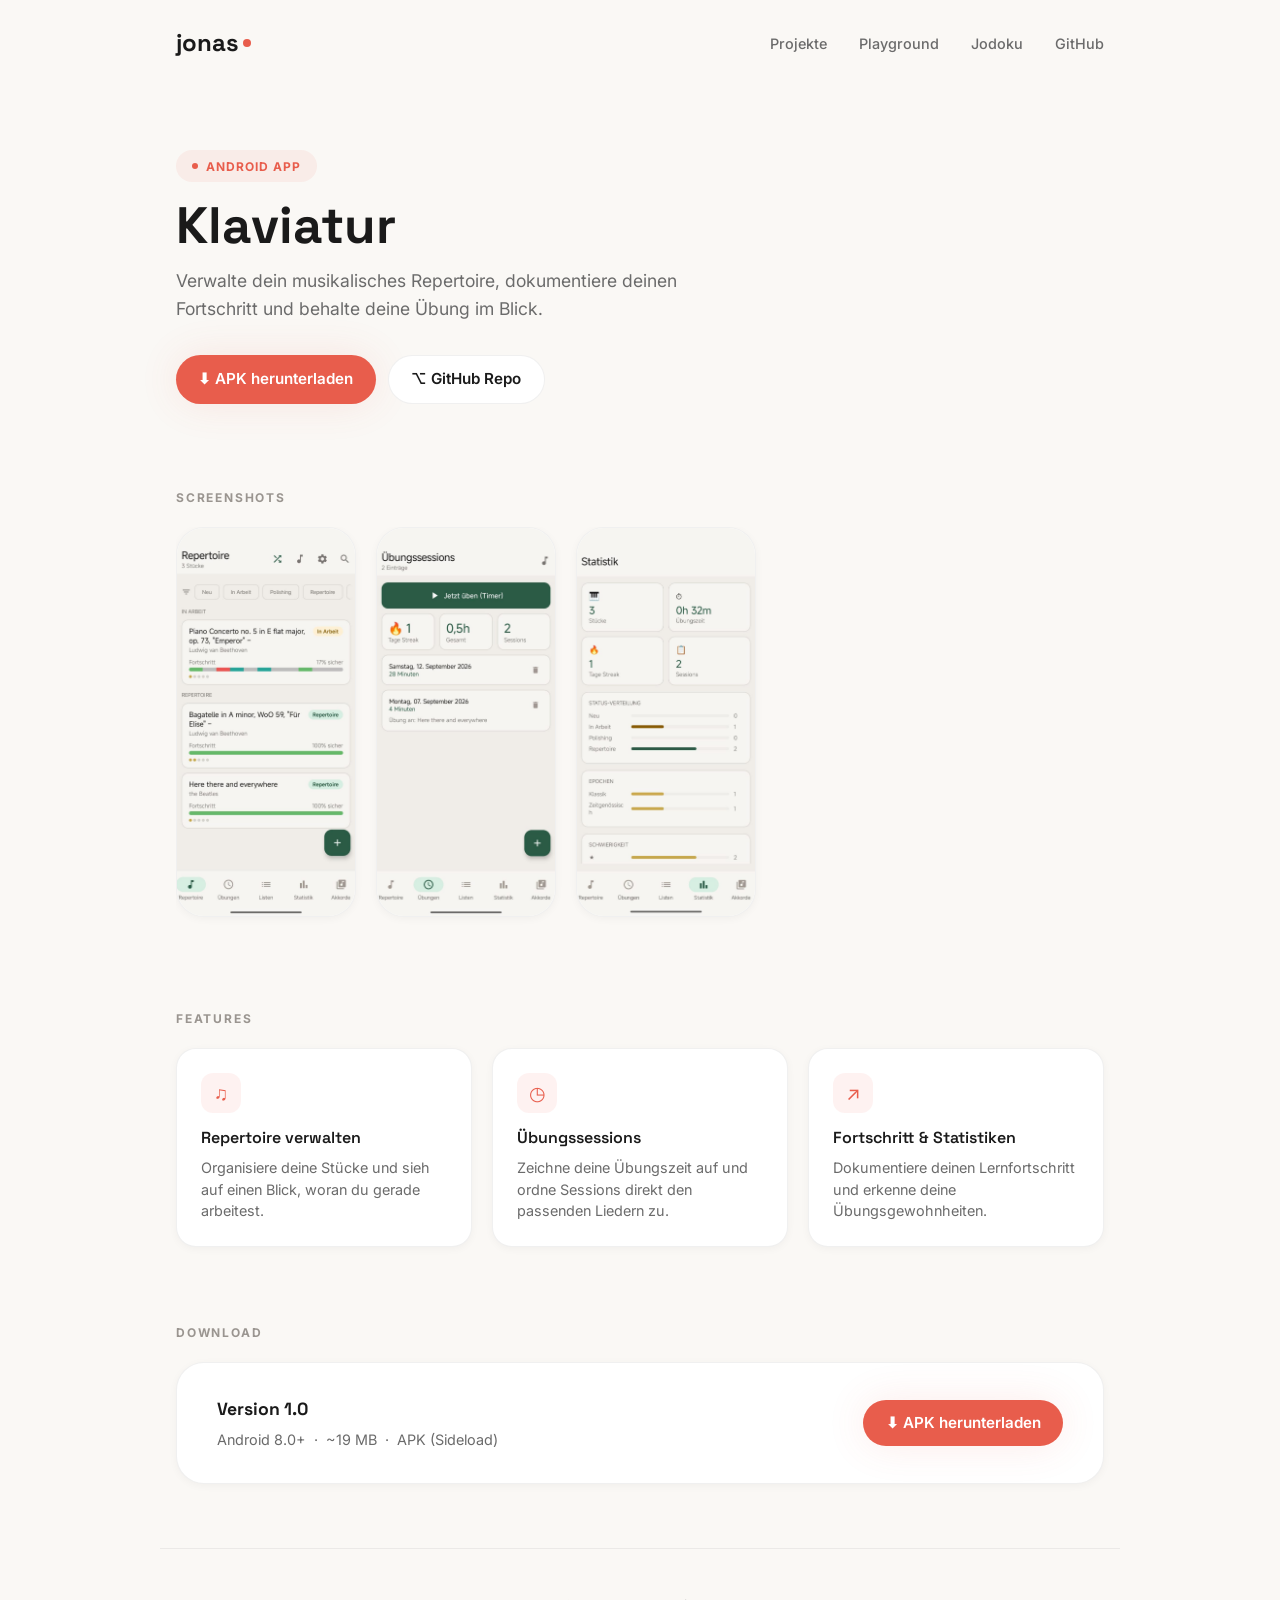
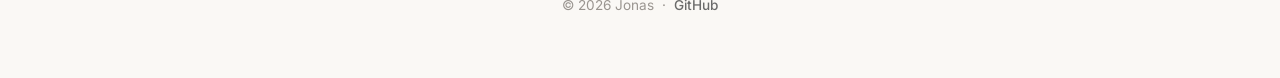
<file: app-page_Klaviatur.html>
<!DOCTYPE html>
<html lang="de">
<head>
  <meta charset="UTF-8">
  <meta name="viewport" content="width=device-width, initial-scale=1.0">
  <title>Klaviatur :: Jonas</title>
  <meta name="description" content="Klaviatur ist eine Android-App für Musiker zur Verwaltung des Repertoires, von Übungssessions und des Fortschritts.">

  <link rel="preconnect" href="https://fonts.googleapis.com">
  <link rel="preconnect" href="https://fonts.gstatic.com" crossorigin>
  <link href="https://fonts.googleapis.com/css2?family=Inter:wght@300;400;500;600;700&family=Space+Grotesk:wght@500;600;700&display=swap" rel="stylesheet">

  <style>
    /* -----------------------------------------------
       Design-Tokens – angelehnt an die Hauptseite
    ----------------------------------------------- */
    :root {
      --bg:          #faf8f5;
      --bg-warm:     #f5f0e8;
      --bg-card:     #ffffff;
      --text:        #1a1a1a;
      --text-muted:  #6b6b6b;
      --text-light:  #9a9590;

      --accent:      #e85d4c;
      --accent-soft: rgba(232, 93, 76, 0.08);
      --accent-glow: 0 0 40px rgba(232, 93, 76, 0.12);

      --border:      rgba(0,0,0,0.06);
      --shadow-sm:   0 2px 8px rgba(0,0,0,0.04);
      --shadow-md:   0 8px 30px rgba(0,0,0,0.06);
      --shadow-lg:   0 20px 60px rgba(0,0,0,0.08);

      --font-heading: 'Space Grotesk', sans-serif;
      --font-body:    'Inter', sans-serif;

      --radius-sm:   12px;
      --radius-md:   20px;
      --radius-lg:   28px;
      --radius-xl:   40px;

      --max-width:   960px;
      --transition:  0.3s cubic-bezier(0.4, 0, 0.2, 1);
    }

    *, *::before, *::after { box-sizing: border-box; }
    html, body { margin: 0; padding: 0; }

    body {
      background:  var(--bg);
      color:       var(--text);
      font-family: var(--font-body);
      line-height: 1.6;
      -webkit-font-smoothing: antialiased;
    }

    a { color: inherit; text-decoration: none; }

    ::selection {
      background: var(--accent);
      color: white;
    }

    /* -----------------------------------------------
       Header – gleiche Sprache wie Hauptseite
    ----------------------------------------------- */
    .site-header {
      display:         flex;
      justify-content: space-between;
      align-items:     center;
      max-width:  var(--max-width);
      margin:     0 auto;
      padding:    1.5rem 1rem;
    }

    .logo {
      font-family: var(--font-heading);
      font-weight: 700;
      font-size: 1.5rem;
      display: flex;
      align-items: center;
      gap: 0.25rem;
    }
    .logo .dot {
      display: inline-block;
      width: 8px; height: 8px;
      background: var(--accent);
      border-radius: 50%;
      animation: pulse 2s ease-in-out infinite;
    }

    @keyframes pulse {
      0%, 100% { transform: scale(1); opacity: 1; }
      50% { transform: scale(1.5); opacity: 0.6; }
    }

    .site-header nav {
      display: flex;
      gap: 2rem;
    }
    .site-header nav a {
      color:       var(--text-muted);
      font-size:   0.9rem;
      font-weight: 500;
      position:    relative;
      transition:  color var(--transition);
    }
    .site-header nav a::after {
      content: '';
      position: absolute;
      bottom: -4px; left: 0;
      width: 0; height: 2px;
      background: var(--accent);
      border-radius: 2px;
      transition: width var(--transition);
    }
    .site-header nav a:hover {
      color: var(--text);
    }
    .site-header nav a:hover::after {
      width: 100%;
    }

    /* -----------------------------------------------
       Hero
    ----------------------------------------------- */
    .hero {
      max-width: var(--max-width);
      margin:    0 auto;
      padding:   4rem 1rem 2.5rem;
    }

    .hero-eyebrow {
      display: inline-flex;
      align-items: center;
      gap: 0.5rem;
      background: var(--accent-soft);
      color: var(--accent);
      padding: 0.4rem 1rem;
      border-radius: 100px;
      font-size: 0.75rem;
      font-weight: 700;
      text-transform: uppercase;
      letter-spacing: 0.08em;
      margin-bottom: 1rem;
    }
    .hero-eyebrow::before {
      content: '';
      width: 6px; height: 6px;
      background: var(--accent);
      border-radius: 50%;
      animation: pulse 2s ease-in-out infinite;
    }

    .hero h1 {
      font-family: var(--font-heading);
      font-size: clamp(2rem, 5vw, 3.2rem);
      font-weight: 700;
      line-height: 1.1;
      margin: 0 0 0.75rem;
    }

    .hero .tagline {
      color:     var(--text-muted);
      max-width: 48ch;
      font-size: 1.1rem;
      margin:    0 0 2rem;
    }

    /* CTA-Buttons */
    .cta-group {
      display:   flex;
      flex-wrap: wrap;
      gap:       0.75rem;
    }

    .btn {
      display:       inline-flex;
      align-items:   center;
      gap:           0.4rem;
      padding:       0.7rem 1.4rem;
      border-radius: 100px;
      font-size:     0.95rem;
      font-weight:   600;
      font-family:   var(--font-body);
      transition:    all var(--transition);
      cursor:        pointer;
      border:        none;
    }
    .btn:hover {
      transform: translateY(-2px);
      box-shadow: var(--shadow-md);
    }

    .btn-primary {
      background: var(--accent);
      color:      #fff;
      box-shadow: var(--accent-glow);
    }
    .btn-primary:hover {
      opacity: 0.9;
    }

    .btn-secondary {
      background: var(--bg-card);
      color:      var(--text);
      border:     1px solid var(--border);
    }
    .btn-secondary:hover {
      border-color: var(--accent);
      color:        var(--accent);
    }

    /* -----------------------------------------------
       Screenshots
    ----------------------------------------------- */
    .screenshots {
      max-width: var(--max-width);
      margin:    0 auto;
      padding:   2rem 1rem;
    }

    .section-label {
      font-size:      0.75rem;
      font-weight:    700;
      text-transform: uppercase;
      letter-spacing: 0.15em;
      color:          var(--text-light);
      margin-bottom:  1.25rem;
    }

    .screenshot-scroll {
      display:          flex;
      gap:              1.25rem;
      overflow-x:       auto;
      padding-bottom:   1rem;
      scrollbar-width:  thin;
      scrollbar-color:  var(--border) transparent;
    }

    .screenshot-frame {
      flex:          0 0 auto;
      width:         180px;
      aspect-ratio:  9 / 19.5;
      border-radius: var(--radius-lg);
      border:        1px solid var(--border);
      overflow:      hidden;
      background:    var(--bg-card);
      box-shadow:    var(--shadow-sm);
      transition:    all var(--transition);
    }
    .screenshot-frame:hover {
      transform: translateY(-4px);
      box-shadow: var(--shadow-lg);
    }

    .screenshot-frame img {
      width:      100%;
      height:     100%;
      object-fit: cover;
      display:    block;
    }

    .screenshot-placeholder {
      width:  100%;
      height: 100%;
      display:         flex;
      align-items:     center;
      justify-content: center;
      color:           var(--text-light);
      font-size:       0.8rem;
      text-align:      center;
      padding:         0.5rem;
    }

    /* -----------------------------------------------
       Features / Beschreibung
    ----------------------------------------------- */
    .features {
      max-width: var(--max-width);
      margin:    0 auto;
      padding:   2rem 1rem;
    }

    .feature-grid {
      display:               grid;
      grid-template-columns: repeat(auto-fill, minmax(220px, 1fr));
      gap:                  1.25rem;
    }

    .feature-card {
      background:    var(--bg-card);
      border:        1px solid var(--border);
      border-radius: var(--radius-md);
      padding:       1.5rem;
      box-shadow:    var(--shadow-sm);
      transition:    all var(--transition);
    }
    .feature-card:hover {
      transform: translateY(-3px);
      box-shadow: var(--shadow-md);
    }

    .feature-card .icon {
      width:         40px;
      height:        40px;
      border-radius: var(--radius-sm);
      background:    var(--accent-soft);
      color:         var(--accent);
      display:       flex;
      align-items:   center;
      justify-content: center;
      font-size:     1.2rem;
      margin-bottom: 0.75rem;
    }

    .feature-card h3 {
      font-family: var(--font-heading);
      margin:    0 0 0.4rem;
      font-size: 1rem;
      font-weight: 600;
    }

    .feature-card p {
      margin:    0;
      color:     var(--text-muted);
      font-size: 0.9rem;
      line-height: 1.5;
    }

    /* -----------------------------------------------
       Download-Bereich
    ----------------------------------------------- */
    .download-section {
      max-width: var(--max-width);
      margin:    0 auto;
      padding:   2rem 1rem 4rem;
    }

    .download-box {
      background:    var(--bg-card);
      border:        1px solid var(--border);
      border-radius: var(--radius-lg);
      padding:       2rem 2.5rem;
      display:       flex;
      align-items:   center;
      justify-content: space-between;
      flex-wrap:     wrap;
      gap:           1.5rem;
      box-shadow:    var(--shadow-sm);
      transition:    all var(--transition);
    }
    .download-box:hover {
      box-shadow: var(--shadow-md);
    }

    .download-box .meta { color: var(--text-muted); font-size: 0.9rem; }
    .download-box .meta strong {
      font-family: var(--font-heading);
      color: var(--text);
      display: block;
      margin-bottom: 0.3rem;
      font-size: 1.1rem;
    }

    /* -----------------------------------------------
       Footer
    ----------------------------------------------- */
    .site-footer {
      max-width: var(--max-width);
      margin:    0 auto;
      padding:   2rem 1rem 3rem;
      color:     var(--text-light);
      font-size: 0.85rem;
      text-align: center;
      border-top: 1px solid var(--border);
    }
    .site-footer a {
      color: var(--text-muted);
      font-weight: 500;
      transition: color var(--transition);
    }
    .site-footer a:hover {
      color: var(--accent);
    }

    /* -----------------------------------------------
       Responsive
    ----------------------------------------------- */
    @media (max-width: 600px) {
      .site-header nav { display: none; }
      .download-box { flex-direction: column; align-items: flex-start; }
      .hero { padding-top: 2rem; }
    }
  </style>
</head>
<body>

  <!-- Header ======================================= -->
  <header class="site-header">
    <a href="index.html" class="logo">jonas<span class="dot"></span></a>
    <nav>
      <a href="index.html#projekte">Projekte</a>
      <a href="index.html#playground">Playground</a>
      <a href="jodoku.html">Jodoku</a>
      <a href="https://github.com/Jonny-gitdev" target="_blank" rel="noopener">GitHub</a>
    </nav>
  </header>

  <!-- Hero ========================================= -->
  <section class="hero">
    <div class="hero-eyebrow">Android App</div>

    
    <h1>Klaviatur</h1>
    <p class="tagline">
      Verwalte dein musikalisches Repertoire, dokumentiere deinen Fortschritt und behalte deine Übung im Blick.
    </p>

    <div class="cta-group">

      <a class="btn btn-primary" href="Klaviatur.apk" download>
        ⬇ APK herunterladen
      </a>

      <a class="btn btn-secondary" href="https://github.com/Jonny-gitdev/Klaviatur" target="_blank" rel="noopener">
        ⌥ GitHub Repo
      </a>

    </div>
  </section>

  <!-- Screenshots ==================================== -->
  <section class="screenshots">
    <p class="section-label">Screenshots</p>
    <div class="screenshot-scroll">

      <div class="screenshot-frame">
        <img src="Klaviatur-Repertoire.jpeg" alt="Klaviatur Repertoire mit Fortschrittsanzeige" loading="lazy">
      </div>

      <div class="screenshot-frame">
        <img src="Klaviatur-Uebungssessions.jpeg" alt="Klaviatur Übungssessions" loading="lazy">
      </div>

      <div class="screenshot-frame">
        <img src="Klaviatur-Statistik.jpeg" alt="Klaviatur Statistiken" loading="lazy">
      </div>

    </div>
  </section>

  <!-- Features ====================================== -->
  <section class="features">
    <p class="section-label">Features</p>
    <div class="feature-grid">

      <div class="feature-card">
        <div class="icon">♫</div>
        <h3>Repertoire verwalten</h3>
        <p>Organisiere deine Stücke und sieh auf einen Blick, woran du gerade arbeitest.</p>
      </div>

      <div class="feature-card">
        <div class="icon">◷</div>
        <h3>Übungssessions</h3>
        <p>Zeichne deine Übungszeit auf und ordne Sessions direkt den passenden Liedern zu.</p>
      </div>

      <div class="feature-card">
        <div class="icon">↗</div>
        <h3>Fortschritt &amp; Statistiken</h3>
        <p>Dokumentiere deinen Lernfortschritt und erkenne deine Übungsgewohnheiten.</p>
      </div>

    </div>
  </section>

  <!-- Download ====================================== -->
  <section class="download-section">
    <p class="section-label">Download</p>
    <div class="download-box">
      <div class="meta">
        <strong>Version 1.0</strong>
        Android 8.0+ &nbsp;·&nbsp; ~19 MB &nbsp;·&nbsp; APK (Sideload)
      </div>
      <a class="btn btn-primary" href="Klaviatur.apk" download>
        ⬇ APK herunterladen
      </a>
    </div>
  </section>

  <!-- Footer ======================================== -->
  <footer class="site-footer">
    <p>
      &copy; <span id="year"></span> Jonas &nbsp;·&nbsp;
      <a href="https://github.com/Jonny-gitdev/Klaviatur" target="_blank" rel="noopener">GitHub</a>
    </p>
  </footer>

  <script>
    document.getElementById('year').textContent = new Date().getFullYear();
  </script>

</body>
</html>
</file>
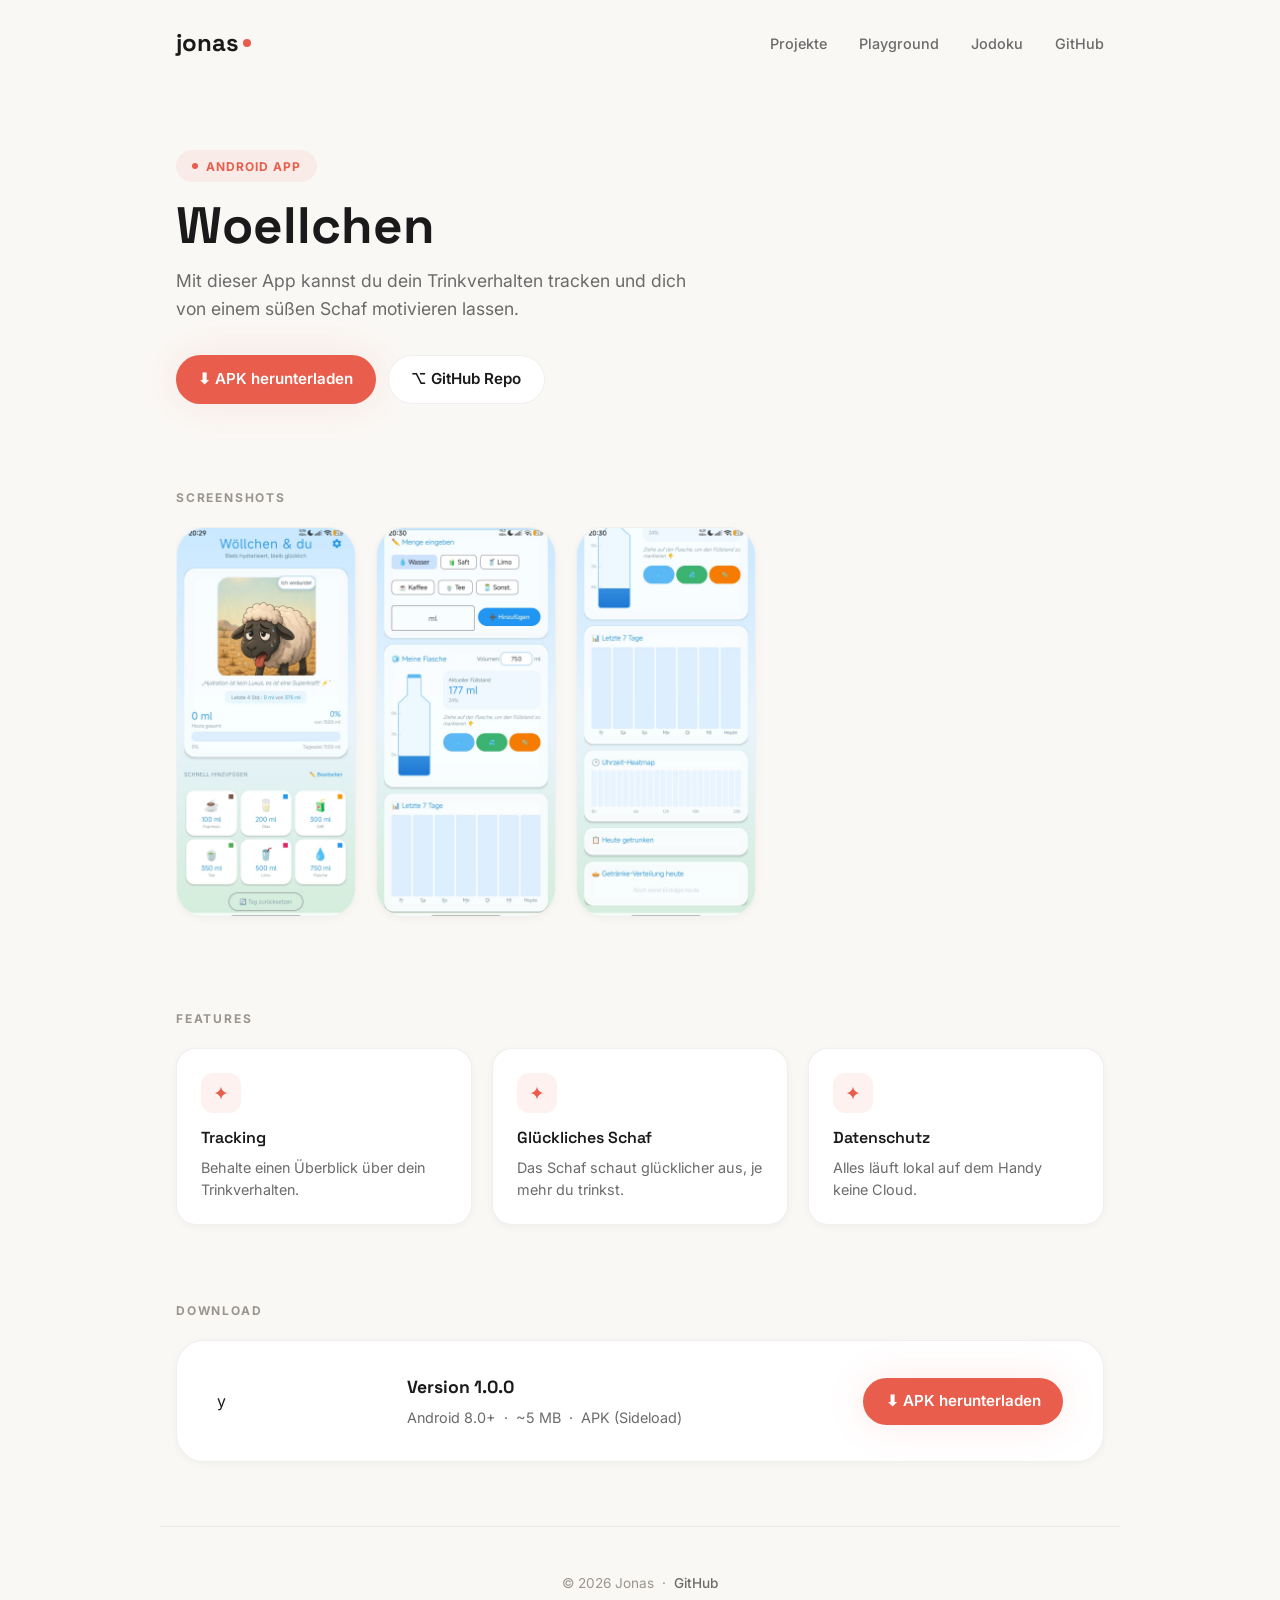
<file: app-page_Woellchen.html>
<!DOCTYPE html>
<html lang="de">
<head>
  <meta charset="UTF-8">
  <meta name="viewport" content="width=device-width, initial-scale=1.0">
  <title>Woellchen :: Jonas</title>
  <meta name="description" content="Mit dieser App kannst du dein Trinkverhalten tracken und dich von einem süßen Schaf motivieren lassen. Work in Progress Download und Github Repo noch nicht verfügbar">

  <link rel="preconnect" href="https://fonts.googleapis.com">
  <link rel="preconnect" href="https://fonts.gstatic.com" crossorigin>
  <link href="https://fonts.googleapis.com/css2?family=Inter:wght@300;400;500;600;700&family=Space+Grotesk:wght@500;600;700&display=swap" rel="stylesheet">

  <style>
    /* -----------------------------------------------
       Design-Tokens – angelehnt an die Hauptseite
    ----------------------------------------------- */
    :root {
      --bg:          #faf8f5;
      --bg-warm:     #f5f0e8;
      --bg-card:     #ffffff;
      --text:        #1a1a1a;
      --text-muted:  #6b6b6b;
      --text-light:  #9a9590;

      --accent:      #e85d4c;
      --accent-soft: rgba(232, 93, 76, 0.08);
      --accent-glow: 0 0 40px rgba(232, 93, 76, 0.12);

      --border:      rgba(0,0,0,0.06);
      --shadow-sm:   0 2px 8px rgba(0,0,0,0.04);
      --shadow-md:   0 8px 30px rgba(0,0,0,0.06);
      --shadow-lg:   0 20px 60px rgba(0,0,0,0.08);

      --font-heading: 'Space Grotesk', sans-serif;
      --font-body:    'Inter', sans-serif;

      --radius-sm:   12px;
      --radius-md:   20px;
      --radius-lg:   28px;
      --radius-xl:   40px;

      --max-width:   960px;
      --transition:  0.3s cubic-bezier(0.4, 0, 0.2, 1);
    }

    *, *::before, *::after { box-sizing: border-box; }
    html, body { margin: 0; padding: 0; }

    body {
      background:  var(--bg);
      color:       var(--text);
      font-family: var(--font-body);
      line-height: 1.6;
      -webkit-font-smoothing: antialiased;
    }

    a { color: inherit; text-decoration: none; }

    ::selection {
      background: var(--accent);
      color: white;
    }

    /* -----------------------------------------------
       Header – gleiche Sprache wie Hauptseite
    ----------------------------------------------- */
    .site-header {
      display:         flex;
      justify-content: space-between;
      align-items:     center;
      max-width:  var(--max-width);
      margin:     0 auto;
      padding:    1.5rem 1rem;
    }

    .logo {
      font-family: var(--font-heading);
      font-weight: 700;
      font-size: 1.5rem;
      display: flex;
      align-items: center;
      gap: 0.25rem;
    }
    .logo .dot {
      display: inline-block;
      width: 8px; height: 8px;
      background: var(--accent);
      border-radius: 50%;
      animation: pulse 2s ease-in-out infinite;
    }

    @keyframes pulse {
      0%, 100% { transform: scale(1); opacity: 1; }
      50% { transform: scale(1.5); opacity: 0.6; }
    }

    .site-header nav {
      display: flex;
      gap: 2rem;
    }
    .site-header nav a {
      color:       var(--text-muted);
      font-size:   0.9rem;
      font-weight: 500;
      position:    relative;
      transition:  color var(--transition);
    }
    .site-header nav a::after {
      content: '';
      position: absolute;
      bottom: -4px; left: 0;
      width: 0; height: 2px;
      background: var(--accent);
      border-radius: 2px;
      transition: width var(--transition);
    }
    .site-header nav a:hover {
      color: var(--text);
    }
    .site-header nav a:hover::after {
      width: 100%;
    }

    /* -----------------------------------------------
       Hero
    ----------------------------------------------- */
    .hero {
      max-width: var(--max-width);
      margin:    0 auto;
      padding:   4rem 1rem 2.5rem;
    }

    .hero-eyebrow {
      display: inline-flex;
      align-items: center;
      gap: 0.5rem;
      background: var(--accent-soft);
      color: var(--accent);
      padding: 0.4rem 1rem;
      border-radius: 100px;
      font-size: 0.75rem;
      font-weight: 700;
      text-transform: uppercase;
      letter-spacing: 0.08em;
      margin-bottom: 1rem;
    }
    .hero-eyebrow::before {
      content: '';
      width: 6px; height: 6px;
      background: var(--accent);
      border-radius: 50%;
      animation: pulse 2s ease-in-out infinite;
    }

    .hero h1 {
      font-family: var(--font-heading);
      font-size: clamp(2rem, 5vw, 3.2rem);
      font-weight: 700;
      line-height: 1.1;
      margin: 0 0 0.75rem;
    }

    .hero .tagline {
      color:     var(--text-muted);
      max-width: 48ch;
      font-size: 1.1rem;
      margin:    0 0 2rem;
    }

    /* CTA-Buttons */
    .cta-group {
      display:   flex;
      flex-wrap: wrap;
      gap:       0.75rem;
    }

    .btn {
      display:       inline-flex;
      align-items:   center;
      gap:           0.4rem;
      padding:       0.7rem 1.4rem;
      border-radius: 100px;
      font-size:     0.95rem;
      font-weight:   600;
      font-family:   var(--font-body);
      transition:    all var(--transition);
      cursor:        pointer;
      border:        none;
    }
    .btn:hover {
      transform: translateY(-2px);
      box-shadow: var(--shadow-md);
    }

    .btn-primary {
      background: var(--accent);
      color:      #fff;
      box-shadow: var(--accent-glow);
    }
    .btn-primary:hover {
      opacity: 0.9;
    }

    .btn-secondary {
      background: var(--bg-card);
      color:      var(--text);
      border:     1px solid var(--border);
    }
    .btn-secondary:hover {
      border-color: var(--accent);
      color:        var(--accent);
    }

    /* -----------------------------------------------
       Screenshots
    ----------------------------------------------- */
    .screenshots {
      max-width: var(--max-width);
      margin:    0 auto;
      padding:   2rem 1rem;
    }

    .section-label {
      font-size:      0.75rem;
      font-weight:    700;
      text-transform: uppercase;
      letter-spacing: 0.15em;
      color:          var(--text-light);
      margin-bottom:  1.25rem;
    }

    .screenshot-scroll {
      display:          flex;
      gap:              1.25rem;
      overflow-x:       auto;
      padding-bottom:   1rem;
      scrollbar-width:  thin;
      scrollbar-color:  var(--border) transparent;
    }

    .screenshot-frame {
      flex:          0 0 auto;
      width:         180px;
      aspect-ratio:  9 / 19.5;
      border-radius: var(--radius-lg);
      border:        1px solid var(--border);
      overflow:      hidden;
      background:    var(--bg-card);
      box-shadow:    var(--shadow-sm);
      transition:    all var(--transition);
    }
    .screenshot-frame:hover {
      transform: translateY(-4px);
      box-shadow: var(--shadow-lg);
    }

    .screenshot-frame img {
      width:      100%;
      height:     100%;
      object-fit: cover;
      display:    block;
    }

    .screenshot-placeholder {
      width:  100%;
      height: 100%;
      display:         flex;
      align-items:     center;
      justify-content: center;
      color:           var(--text-light);
      font-size:       0.8rem;
      text-align:      center;
      padding:         0.5rem;
    }

    /* -----------------------------------------------
       Features / Beschreibung
    ----------------------------------------------- */
    .features {
      max-width: var(--max-width);
      margin:    0 auto;
      padding:   2rem 1rem;
    }

    .feature-grid {
      display:               grid;
      grid-template-columns: repeat(auto-fill, minmax(220px, 1fr));
      gap:                  1.25rem;
    }

    .feature-card {
      background:    var(--bg-card);
      border:        1px solid var(--border);
      border-radius: var(--radius-md);
      padding:       1.5rem;
      box-shadow:    var(--shadow-sm);
      transition:    all var(--transition);
    }
    .feature-card:hover {
      transform: translateY(-3px);
      box-shadow: var(--shadow-md);
    }

    .feature-card .icon {
      width:         40px;
      height:        40px;
      border-radius: var(--radius-sm);
      background:    var(--accent-soft);
      color:         var(--accent);
      display:       flex;
      align-items:   center;
      justify-content: center;
      font-size:     1.2rem;
      margin-bottom: 0.75rem;
    }

    .feature-card h3 {
      font-family: var(--font-heading);
      margin:    0 0 0.4rem;
      font-size: 1rem;
      font-weight: 600;
    }

    .feature-card p {
      margin:    0;
      color:     var(--text-muted);
      font-size: 0.9rem;
      line-height: 1.5;
    }

    /* -----------------------------------------------
       Download-Bereich
    ----------------------------------------------- */
    .download-section {
      max-width: var(--max-width);
      margin:    0 auto;
      padding:   2rem 1rem 4rem;
    }

    .download-box {
      background:    var(--bg-card);
      border:        1px solid var(--border);
      border-radius: var(--radius-lg);
      padding:       2rem 2.5rem;
      display:       flex;
      align-items:   center;
      justify-content: space-between;
      flex-wrap:     wrap;
      gap:           1.5rem;
      box-shadow:    var(--shadow-sm);
      transition:    all var(--transition);
    }
    .download-box:hover {
      box-shadow: var(--shadow-md);
    }

    .download-box .meta { color: var(--text-muted); font-size: 0.9rem; }
    .download-box .meta strong {
      font-family: var(--font-heading);
      color: var(--text);
      display: block;
      margin-bottom: 0.3rem;
      font-size: 1.1rem;
    }

    /* -----------------------------------------------
       Footer
    ----------------------------------------------- */
    .site-footer {
      max-width: var(--max-width);
      margin:    0 auto;
      padding:   2rem 1rem 3rem;
      color:     var(--text-light);
      font-size: 0.85rem;
      text-align: center;
      border-top: 1px solid var(--border);
    }
    .site-footer a {
      color: var(--text-muted);
      font-weight: 500;
      transition: color var(--transition);
    }
    .site-footer a:hover {
      color: var(--accent);
    }

    /* -----------------------------------------------
       Responsive
    ----------------------------------------------- */
    @media (max-width: 600px) {
      .site-header nav { display: none; }
      .download-box { flex-direction: column; align-items: flex-start; }
      .hero { padding-top: 2rem; }
    }
  </style>
</head>
<body>

  <!-- Header ======================================= -->
  <header class="site-header">
    <a href="../index.html" class="logo">jonas<span class="dot"></span></a>
    <nav>
      <a href="../index.html#projekte">Projekte</a>
      <a href="../index.html#playground">Playground</a>
      <a href="jodoku.html">Jodoku</a>
      <a href="https://github.com/Jonny-gitdev" target="_blank" rel="noopener">GitHub</a>
    </nav>
  </header>

  <!-- Hero ========================================= -->
  <section class="hero">
    <div class="hero-eyebrow">Android App</div>

    
    <h1>Woellchen</h1>
    <p class="tagline">
      Mit dieser App kannst du dein Trinkverhalten tracken und dich von einem süßen Schaf motivieren lassen.
    </p>

    <div class="cta-group">

      <!-- ANPASSEN: Pfad zur APK-Datei -->
      <a class="btn btn-primary" href="assets/app-name.apk" download>
        ⬇ APK herunterladen
      </a>

      <!-- ANPASSEN: GitHub-Repo-URL -->
      <a class="btn btn-secondary" href="https://github.com/dein-nutzername/app-repo" target="_blank" rel="noopener">
        ⌥ GitHub Repo
      </a>

    </div>
  </section>

  <!-- Screenshots ==================================== -->
  <section class="screenshots">
    <p class="section-label">Screenshots</p>
    <div class="screenshot-scroll">

      <!-- ANPASSEN: src-Attribut durch echte Screenshot-Pfade ersetzen. -->

      <div class="screenshot-frame">
        <img src="Image1.jpeg" alt="Screenshot 1" loading="lazy">
      </div>

      <div class="screenshot-frame">
        <img src="Image2.jpeg" alt="Screenshot 2" loading="lazy">
      </div>

      <div class="screenshot-frame">
        <img src="Image3.jpeg" alt="Screenshot 3" loading="lazy">
      </div>

    </div>
  </section>

  <!-- Features ====================================== -->
  <section class="features">
    <p class="section-label">Features</p>
    <div class="feature-grid">

      <!-- ANPASSEN: Icon (Emoji reicht), Titel und Beschreibung -->
      <div class="feature-card">
        <div class="icon">✦</div>
        <h3>Tracking</h3>
        <p>Behalte einen Überblick über dein Trinkverhalten.</p>
      </div>

      <div class="feature-card">
        <div class="icon">✦</div>
        <h3>Glückliches Schaf</h3>
        <p>Das Schaf schaut glücklicher aus, je mehr du trinkst.</p>
      </div>

      <div class="feature-card">
        <div class="icon">✦</div>
        <h3>Datenschutz</h3>
        <p>Alles läuft lokal auf dem Handy keine Cloud.</p>
      </div>

    </div>
  </section>

  <!-- Download ====================================== -->
  <section class="download-section">
    <p class="section-label">Download</p>
    <div class="download-box">y
      <div class="meta">
        <!-- ANPASSEN: Versionsnummer, Mindest-Android-Version, Dateigröße -->
        <strong>Version 1.0.0</strong>
        Android 8.0+ &nbsp;·&nbsp; ~5 MB &nbsp;·&nbsp; APK (Sideload)
      </div>
      <a class="btn btn-primary" href="assets/app-name.apk" download>
        ⬇ APK herunterladen
      </a>
    </div>
  </section>

  <!-- Footer ======================================== -->
  <footer class="site-footer">
    <p>
      &copy; <span id="year"></span> Jonas &nbsp;·&nbsp;
      <a href="https://github.com/dein-nutzername/app-repo" target="_blank" rel="noopener">GitHub</a>
    </p>
  </footer>

  <script>
    document.getElementById('year').textContent = new Date().getFullYear();
  </script>

</body>
</html>
</file>
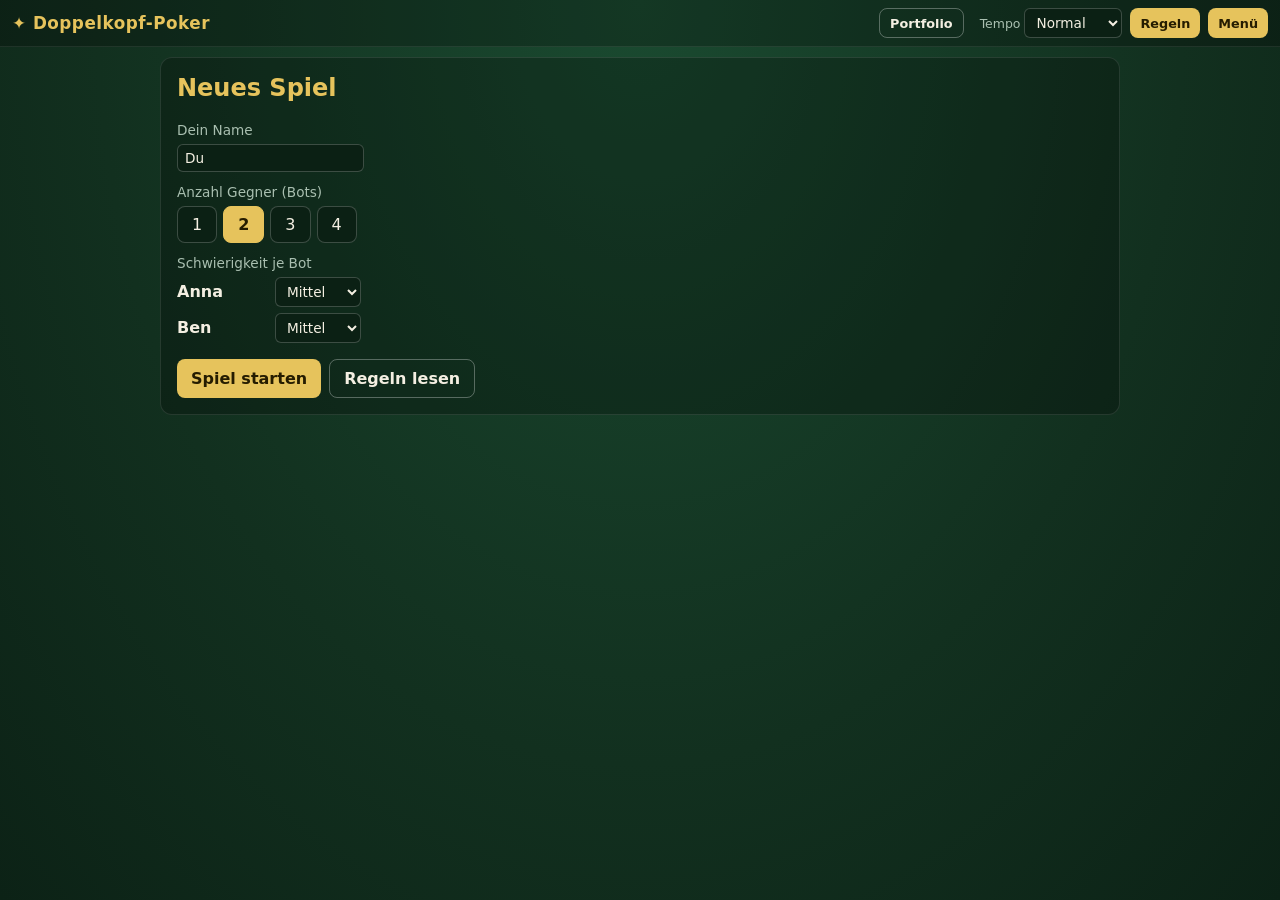
<file: dkp/Pokergame.html>
<!DOCTYPE html>
<html lang="de">
<head>
  <meta charset="utf-8">
  <meta name="viewport" content="width=device-width, initial-scale=1, viewport-fit=cover">
  <title>Doppelkopf-Poker</title>
  <meta name="description" content="Doppelkopf-Poker – Kartenspiel gegen Bots im Browser">
  <link rel="stylesheet" href="css/style.css">
</head>
<body>
  <header class="topbar">
    <h1>&#10022; Doppelkopf-Poker</h1>
    <div class="topbar-right">
      <a href="../index.html" class="btn small ghost back-link">Portfolio</a>
      <span id="roundInfo" class="round-info"></span>
      <label class="speed">Tempo
        <select id="speedSel">
          <option value="900">Langsam</option>
          <option value="500" selected>Normal</option>
          <option value="150">Schnell</option>
          <option value="0">Sofort</option>
        </select>
      </label>
      <button id="btnRules" class="btn small">Regeln</button>
      <button id="btnMenu" class="btn small">Men&uuml;</button>
    </div>
  </header>

  <main id="app">
    <section id="setup" class="panel"></section>

    <section id="table" class="hidden">
      <div id="opponents" class="opponents"></div>

      <div class="center">
        <div class="pile-wrap">
          <button id="drawPile" class="pile" aria-label="Nachziehstapel"></button>
          <div class="pile-label">Nachziehstapel</div>
        </div>
        <div class="center-info">
          <div id="ticker" class="ticker"></div>
          <div id="status" class="status"></div>
        </div>
        <div class="pile-wrap">
          <button id="discardPile" class="pile" aria-label="Ablagestapel"></button>
          <div class="pile-label">Ablagestapel</div>
        </div>
      </div>

      <div id="controls" class="controls"></div>

      <div class="me">
        <div id="meBar" class="me-bar"></div>
        <div id="pendingArea" class="pending-area"></div>
        <div id="hand" class="hand"></div>
        <div id="handIdx" class="hand-idx"></div>
      </div>

      <details class="logbox" id="logBox">
        <summary>Spielverlauf</summary>
        <ol id="log" class="log"></ol>
      </details>
    </section>
  </main>

  <div id="modal" class="modal hidden" role="dialog" aria-modal="true">
    <div class="modal-card" id="modalCard"></div>
  </div>

  <script src="js/cards.js"></script>
  <script src="js/game.js"></script>
  <script src="js/bots.js"></script>
  <script src="js/ui.js"></script>
</body>
</html>
</file>
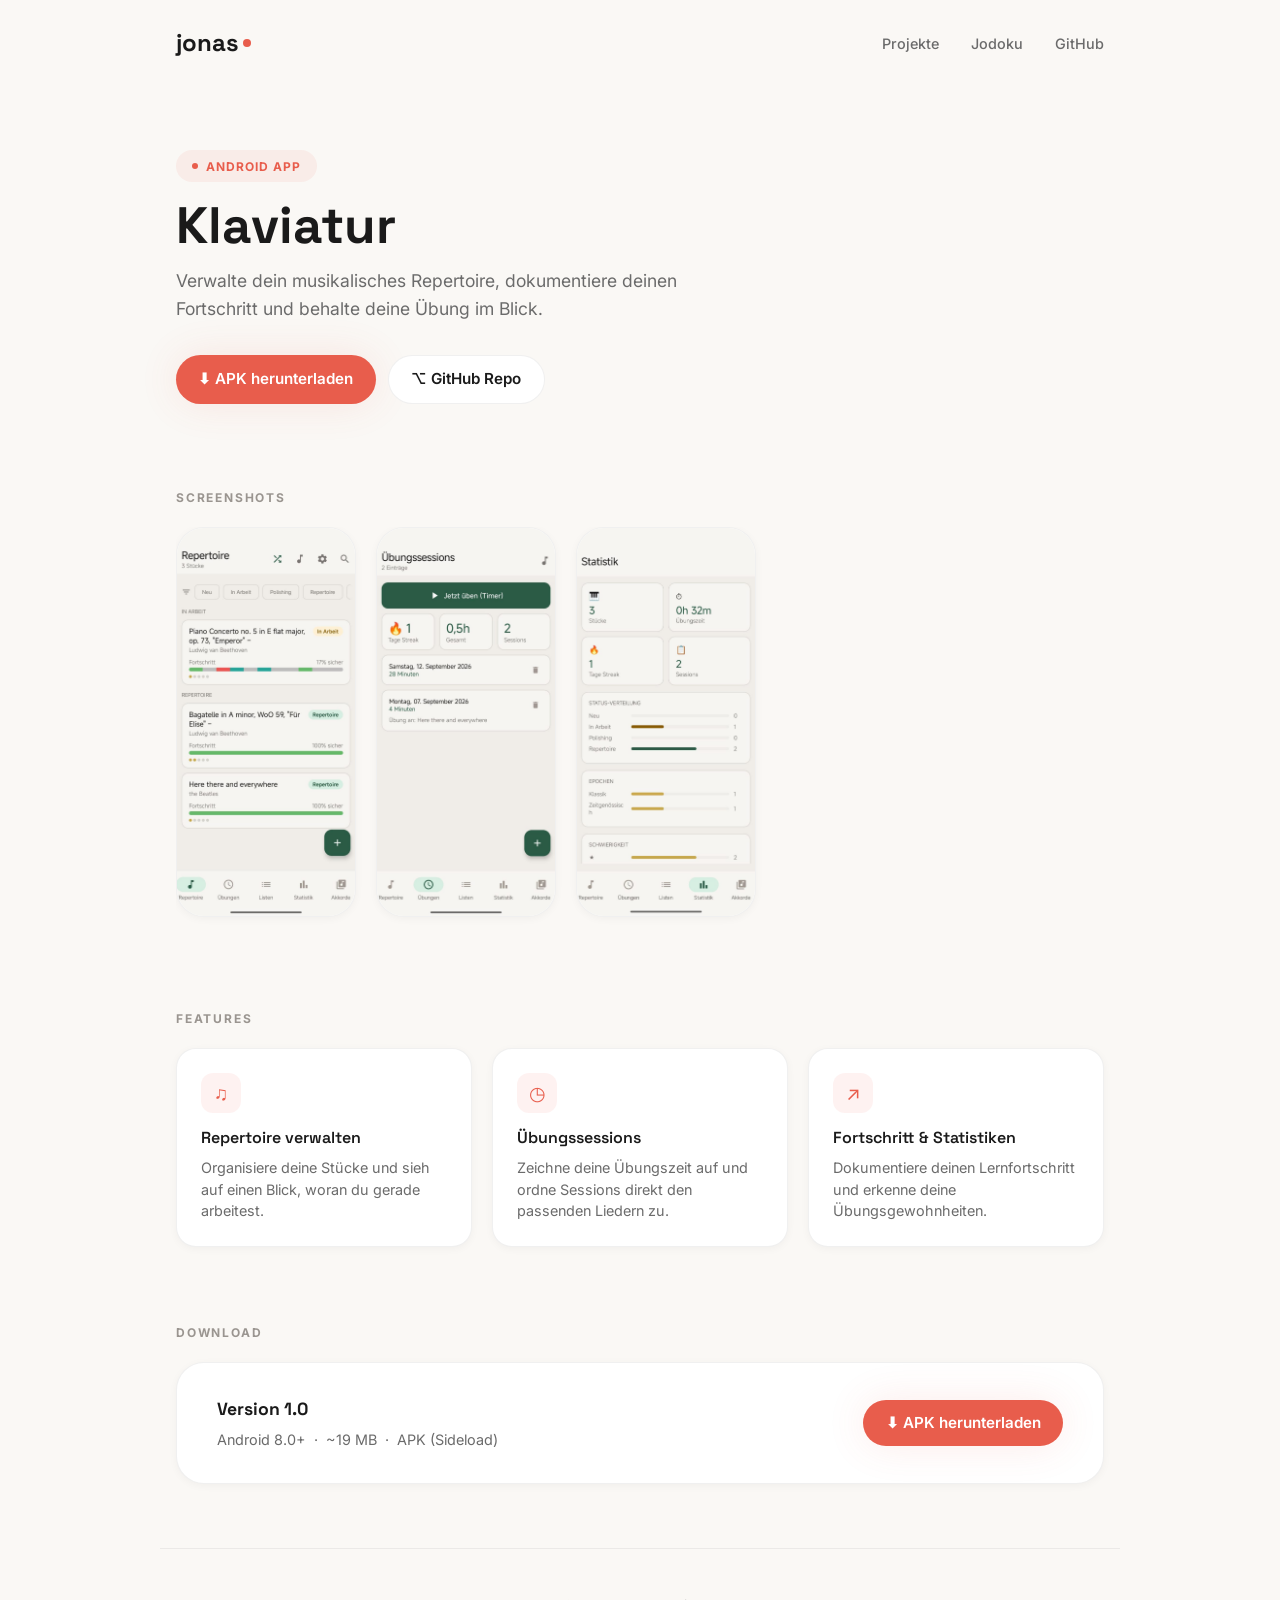
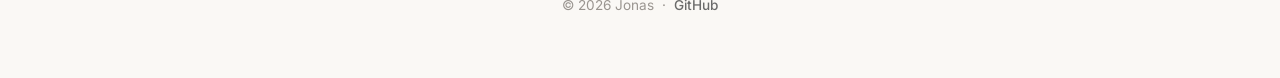
<file: pages/klaviatur-app.html>
<!DOCTYPE html>
<html lang="de">
<head>
  <meta charset="UTF-8">
  <meta name="viewport" content="width=device-width, initial-scale=1.0">
  <title>Klaviatur :: Jonas</title>
  <meta name="description" content="Klaviatur ist eine Android-App für Musiker zur Verwaltung des Repertoires, von Übungssessions und des Fortschritts.">

  <link rel="preconnect" href="https://fonts.googleapis.com">
  <link rel="preconnect" href="https://fonts.gstatic.com" crossorigin>
  <link href="https://fonts.googleapis.com/css2?family=Inter:wght@300;400;500;600;700&family=Space+Grotesk:wght@500;600;700&display=swap" rel="stylesheet">

  <style>
    /* -----------------------------------------------
       Design-Tokens – angelehnt an die Hauptseite
    ----------------------------------------------- */
    :root {
      --bg:          #faf8f5;
      --bg-warm:     #f5f0e8;
      --bg-card:     #ffffff;
      --text:        #1a1a1a;
      --text-muted:  #6b6b6b;
      --text-light:  #9a9590;

      --accent:      #e85d4c;
      --accent-soft: rgba(232, 93, 76, 0.08);
      --accent-glow: 0 0 40px rgba(232, 93, 76, 0.12);

      --border:      rgba(0,0,0,0.06);
      --shadow-sm:   0 2px 8px rgba(0,0,0,0.04);
      --shadow-md:   0 8px 30px rgba(0,0,0,0.06);
      --shadow-lg:   0 20px 60px rgba(0,0,0,0.08);

      --font-heading: 'Space Grotesk', sans-serif;
      --font-body:    'Inter', sans-serif;

      --radius-sm:   12px;
      --radius-md:   20px;
      --radius-lg:   28px;
      --radius-xl:   40px;

      --max-width:   960px;
      --transition:  0.3s cubic-bezier(0.4, 0, 0.2, 1);
    }

    *, *::before, *::after { box-sizing: border-box; }
    html, body { margin: 0; padding: 0; }

    body {
      background:  var(--bg);
      color:       var(--text);
      font-family: var(--font-body);
      line-height: 1.6;
      -webkit-font-smoothing: antialiased;
    }

    a { color: inherit; text-decoration: none; }

    ::selection {
      background: var(--accent);
      color: white;
    }

    /* -----------------------------------------------
       Header – gleiche Sprache wie Hauptseite
    ----------------------------------------------- */
    .site-header {
      display:         flex;
      justify-content: space-between;
      align-items:     center;
      max-width:  var(--max-width);
      margin:     0 auto;
      padding:    1.5rem 1rem;
    }

    .logo {
      font-family: var(--font-heading);
      font-weight: 700;
      font-size: 1.5rem;
      display: flex;
      align-items: center;
      gap: 0.25rem;
    }
    .logo .dot {
      display: inline-block;
      width: 8px; height: 8px;
      background: var(--accent);
      border-radius: 50%;
      animation: pulse 2s ease-in-out infinite;
    }

    @keyframes pulse {
      0%, 100% { transform: scale(1); opacity: 1; }
      50% { transform: scale(1.5); opacity: 0.6; }
    }

    .site-header nav {
      display: flex;
      gap: 2rem;
    }
    .site-header nav a {
      color:       var(--text-muted);
      font-size:   0.9rem;
      font-weight: 500;
      position:    relative;
      transition:  color var(--transition);
    }
    .site-header nav a::after {
      content: '';
      position: absolute;
      bottom: -4px; left: 0;
      width: 0; height: 2px;
      background: var(--accent);
      border-radius: 2px;
      transition: width var(--transition);
    }
    .site-header nav a:hover {
      color: var(--text);
    }
    .site-header nav a:hover::after {
      width: 100%;
    }

    /* -----------------------------------------------
       Hero
    ----------------------------------------------- */
    .hero {
      max-width: var(--max-width);
      margin:    0 auto;
      padding:   4rem 1rem 2.5rem;
    }

    .hero-eyebrow {
      display: inline-flex;
      align-items: center;
      gap: 0.5rem;
      background: var(--accent-soft);
      color: var(--accent);
      padding: 0.4rem 1rem;
      border-radius: 100px;
      font-size: 0.75rem;
      font-weight: 700;
      text-transform: uppercase;
      letter-spacing: 0.08em;
      margin-bottom: 1rem;
    }
    .hero-eyebrow::before {
      content: '';
      width: 6px; height: 6px;
      background: var(--accent);
      border-radius: 50%;
      animation: pulse 2s ease-in-out infinite;
    }

    .hero h1 {
      font-family: var(--font-heading);
      font-size: clamp(2rem, 5vw, 3.2rem);
      font-weight: 700;
      line-height: 1.1;
      margin: 0 0 0.75rem;
    }

    .hero .tagline {
      color:     var(--text-muted);
      max-width: 48ch;
      font-size: 1.1rem;
      margin:    0 0 2rem;
    }

    /* CTA-Buttons */
    .cta-group {
      display:   flex;
      flex-wrap: wrap;
      gap:       0.75rem;
    }

    .btn {
      display:       inline-flex;
      align-items:   center;
      gap:           0.4rem;
      padding:       0.7rem 1.4rem;
      border-radius: 100px;
      font-size:     0.95rem;
      font-weight:   600;
      font-family:   var(--font-body);
      transition:    all var(--transition);
      cursor:        pointer;
      border:        none;
    }
    .btn:hover {
      transform: translateY(-2px);
      box-shadow: var(--shadow-md);
    }

    .btn-primary {
      background: var(--accent);
      color:      #fff;
      box-shadow: var(--accent-glow);
    }
    .btn-primary:hover {
      opacity: 0.9;
    }

    .btn-secondary {
      background: var(--bg-card);
      color:      var(--text);
      border:     1px solid var(--border);
    }
    .btn-secondary:hover {
      border-color: var(--accent);
      color:        var(--accent);
    }

    /* -----------------------------------------------
       Screenshots
    ----------------------------------------------- */
    .screenshots {
      max-width: var(--max-width);
      margin:    0 auto;
      padding:   2rem 1rem;
    }

    .section-label {
      font-size:      0.75rem;
      font-weight:    700;
      text-transform: uppercase;
      letter-spacing: 0.15em;
      color:          var(--text-light);
      margin-bottom:  1.25rem;
    }

    .screenshot-scroll {
      display:          flex;
      gap:              1.25rem;
      overflow-x:       auto;
      padding-bottom:   1rem;
      scrollbar-width:  thin;
      scrollbar-color:  var(--border) transparent;
    }

    .screenshot-frame {
      flex:          0 0 auto;
      width:         180px;
      aspect-ratio:  9 / 19.5;
      border-radius: var(--radius-lg);
      border:        1px solid var(--border);
      overflow:      hidden;
      background:    var(--bg-card);
      box-shadow:    var(--shadow-sm);
      transition:    all var(--transition);
    }
    .screenshot-frame:hover {
      transform: translateY(-4px);
      box-shadow: var(--shadow-lg);
    }

    .screenshot-frame img {
      width:      100%;
      height:     100%;
      object-fit: cover;
      display:    block;
    }

    .screenshot-placeholder {
      width:  100%;
      height: 100%;
      display:         flex;
      align-items:     center;
      justify-content: center;
      color:           var(--text-light);
      font-size:       0.8rem;
      text-align:      center;
      padding:         0.5rem;
    }

    /* -----------------------------------------------
       Features / Beschreibung
    ----------------------------------------------- */
    .features {
      max-width: var(--max-width);
      margin:    0 auto;
      padding:   2rem 1rem;
    }

    .feature-grid {
      display:               grid;
      grid-template-columns: repeat(auto-fill, minmax(220px, 1fr));
      gap:                  1.25rem;
    }

    .feature-card {
      background:    var(--bg-card);
      border:        1px solid var(--border);
      border-radius: var(--radius-md);
      padding:       1.5rem;
      box-shadow:    var(--shadow-sm);
      transition:    all var(--transition);
    }
    .feature-card:hover {
      transform: translateY(-3px);
      box-shadow: var(--shadow-md);
    }

    .feature-card .icon {
      width:         40px;
      height:        40px;
      border-radius: var(--radius-sm);
      background:    var(--accent-soft);
      color:         var(--accent);
      display:       flex;
      align-items:   center;
      justify-content: center;
      font-size:     1.2rem;
      margin-bottom: 0.75rem;
    }

    .feature-card h3 {
      font-family: var(--font-heading);
      margin:    0 0 0.4rem;
      font-size: 1rem;
      font-weight: 600;
    }

    .feature-card p {
      margin:    0;
      color:     var(--text-muted);
      font-size: 0.9rem;
      line-height: 1.5;
    }

    /* -----------------------------------------------
       Download-Bereich
    ----------------------------------------------- */
    .download-section {
      max-width: var(--max-width);
      margin:    0 auto;
      padding:   2rem 1rem 4rem;
    }

    .download-box {
      background:    var(--bg-card);
      border:        1px solid var(--border);
      border-radius: var(--radius-lg);
      padding:       2rem 2.5rem;
      display:       flex;
      align-items:   center;
      justify-content: space-between;
      flex-wrap:     wrap;
      gap:           1.5rem;
      box-shadow:    var(--shadow-sm);
      transition:    all var(--transition);
    }
    .download-box:hover {
      box-shadow: var(--shadow-md);
    }

    .download-box .meta { color: var(--text-muted); font-size: 0.9rem; }
    .download-box .meta strong {
      font-family: var(--font-heading);
      color: var(--text);
      display: block;
      margin-bottom: 0.3rem;
      font-size: 1.1rem;
    }

    /* -----------------------------------------------
       Footer
    ----------------------------------------------- */
    .site-footer {
      max-width: var(--max-width);
      margin:    0 auto;
      padding:   2rem 1rem 3rem;
      color:     var(--text-light);
      font-size: 0.85rem;
      text-align: center;
      border-top: 1px solid var(--border);
    }
    .site-footer a {
      color: var(--text-muted);
      font-weight: 500;
      transition: color var(--transition);
    }
    .site-footer a:hover {
      color: var(--accent);
    }

    /* -----------------------------------------------
       Responsive
    ----------------------------------------------- */
    @media (max-width: 600px) {
      .site-header nav { display: none; }
      .download-box { flex-direction: column; align-items: flex-start; }
      .hero { padding-top: 2rem; }
    }
  </style>
</head>
<body>

  <!-- Header ======================================= -->
  <header class="site-header">
    <a href="../index.html" class="logo">jonas<span class="dot"></span></a>
    <nav>
      <a href="../index.html#projekte">Projekte</a>
      <a href="../jodoku.html">Jodoku</a>
      <a href="https://github.com/Jonny-gitdev" target="_blank" rel="noopener">GitHub</a>
    </nav>
  </header>

  <!-- Hero ========================================= -->
  <section class="hero">
    <div class="hero-eyebrow">Android App</div>

    
    <h1>Klaviatur</h1>
    <p class="tagline">
      Verwalte dein musikalisches Repertoire, dokumentiere deinen Fortschritt und behalte deine Übung im Blick.
    </p>

    <div class="cta-group">

      <a class="btn btn-primary" href="../assets/apps/klaviatur.apk" download>
        ⬇ APK herunterladen
      </a>

      <a class="btn btn-secondary" href="https://github.com/Jonny-gitdev/Klaviatur" target="_blank" rel="noopener">
        ⌥ GitHub Repo
      </a>

    </div>
  </section>

  <!-- Screenshots ==================================== -->
  <section class="screenshots">
    <p class="section-label">Screenshots</p>
    <div class="screenshot-scroll">

      <div class="screenshot-frame">
        <img src="../assets/images/klaviatur/klaviatur-repertoire.jpeg" alt="Klaviatur Repertoire mit Fortschrittsanzeige" loading="lazy">
      </div>

      <div class="screenshot-frame">
        <img src="../assets/images/klaviatur/klaviatur-uebungssessions.jpeg" alt="Klaviatur Übungssessions" loading="lazy">
      </div>

      <div class="screenshot-frame">
        <img src="../assets/images/klaviatur/klaviatur-statistik.jpeg" alt="Klaviatur Statistiken" loading="lazy">
      </div>

    </div>
  </section>

  <!-- Features ====================================== -->
  <section class="features">
    <p class="section-label">Features</p>
    <div class="feature-grid">

      <div class="feature-card">
        <div class="icon">♫</div>
        <h3>Repertoire verwalten</h3>
        <p>Organisiere deine Stücke und sieh auf einen Blick, woran du gerade arbeitest.</p>
      </div>

      <div class="feature-card">
        <div class="icon">◷</div>
        <h3>Übungssessions</h3>
        <p>Zeichne deine Übungszeit auf und ordne Sessions direkt den passenden Liedern zu.</p>
      </div>

      <div class="feature-card">
        <div class="icon">↗</div>
        <h3>Fortschritt &amp; Statistiken</h3>
        <p>Dokumentiere deinen Lernfortschritt und erkenne deine Übungsgewohnheiten.</p>
      </div>

    </div>
  </section>

  <!-- Download ====================================== -->
  <section class="download-section">
    <p class="section-label">Download</p>
    <div class="download-box">
      <div class="meta">
        <strong>Version 1.0</strong>
        Android 8.0+ &nbsp;·&nbsp; ~19 MB &nbsp;·&nbsp; APK (Sideload)
      </div>
      <a class="btn btn-primary" href="../assets/apps/klaviatur.apk" download>
        ⬇ APK herunterladen
      </a>
    </div>
  </section>

  <!-- Footer ======================================== -->
  <footer class="site-footer">
    <p>
      &copy; <span id="year"></span> Jonas &nbsp;·&nbsp;
      <a href="https://github.com/Jonny-gitdev/Klaviatur" target="_blank" rel="noopener">GitHub</a>
    </p>
  </footer>

  <script>
    document.getElementById('year').textContent = new Date().getFullYear();
  </script>

</body>
</html>
</file>
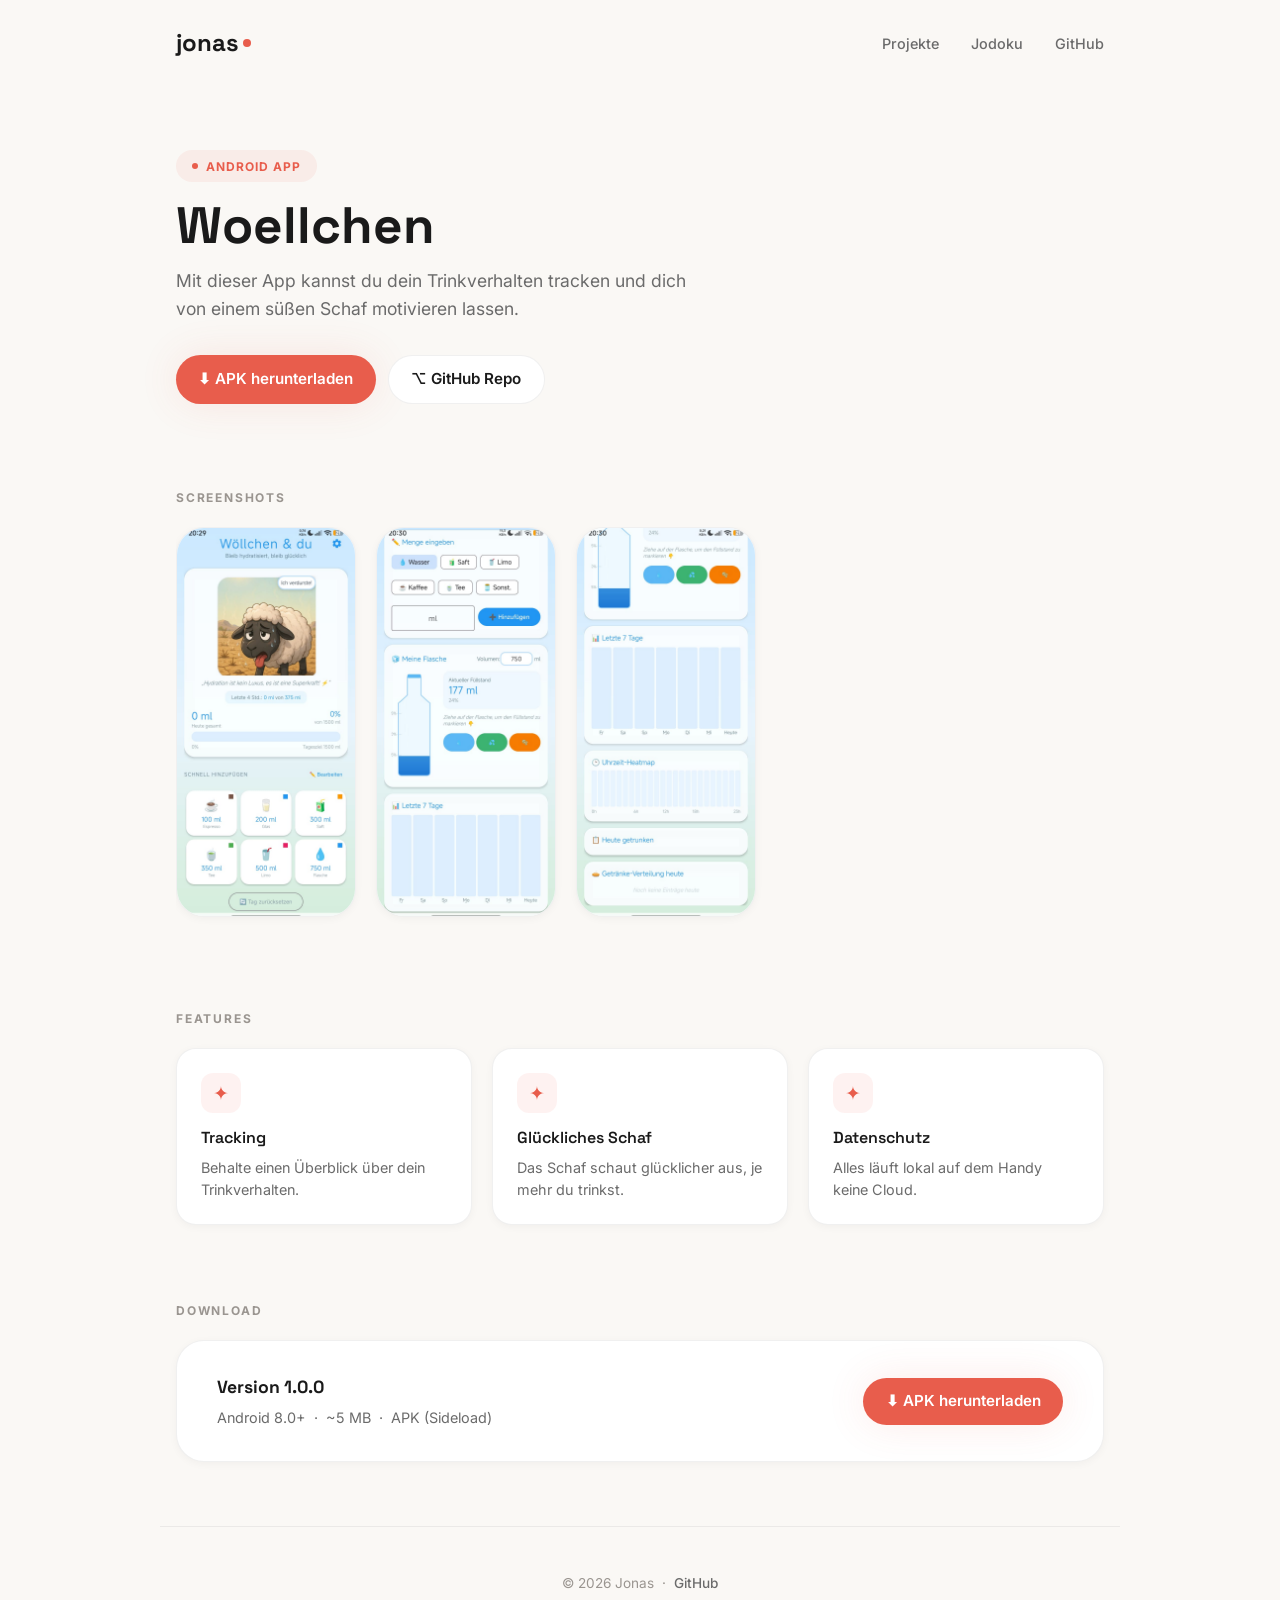
<file: pages/woellchen-app.html>
<!DOCTYPE html>
<html lang="de">
<head>
  <meta charset="UTF-8">
  <meta name="viewport" content="width=device-width, initial-scale=1.0">
  <title>Woellchen :: Jonas</title>
  <meta name="description" content="Mit dieser App kannst du dein Trinkverhalten tracken und dich von einem süßen Schaf motivieren lassen. Work in Progress Download und Github Repo noch nicht verfügbar">

  <link rel="preconnect" href="https://fonts.googleapis.com">
  <link rel="preconnect" href="https://fonts.gstatic.com" crossorigin>
  <link href="https://fonts.googleapis.com/css2?family=Inter:wght@300;400;500;600;700&family=Space+Grotesk:wght@500;600;700&display=swap" rel="stylesheet">

  <style>
    /* -----------------------------------------------
       Design-Tokens – angelehnt an die Hauptseite
    ----------------------------------------------- */
    :root {
      --bg:          #faf8f5;
      --bg-warm:     #f5f0e8;
      --bg-card:     #ffffff;
      --text:        #1a1a1a;
      --text-muted:  #6b6b6b;
      --text-light:  #9a9590;

      --accent:      #e85d4c;
      --accent-soft: rgba(232, 93, 76, 0.08);
      --accent-glow: 0 0 40px rgba(232, 93, 76, 0.12);

      --border:      rgba(0,0,0,0.06);
      --shadow-sm:   0 2px 8px rgba(0,0,0,0.04);
      --shadow-md:   0 8px 30px rgba(0,0,0,0.06);
      --shadow-lg:   0 20px 60px rgba(0,0,0,0.08);

      --font-heading: 'Space Grotesk', sans-serif;
      --font-body:    'Inter', sans-serif;

      --radius-sm:   12px;
      --radius-md:   20px;
      --radius-lg:   28px;
      --radius-xl:   40px;

      --max-width:   960px;
      --transition:  0.3s cubic-bezier(0.4, 0, 0.2, 1);
    }

    *, *::before, *::after { box-sizing: border-box; }
    html, body { margin: 0; padding: 0; }

    body {
      background:  var(--bg);
      color:       var(--text);
      font-family: var(--font-body);
      line-height: 1.6;
      -webkit-font-smoothing: antialiased;
    }

    a { color: inherit; text-decoration: none; }

    ::selection {
      background: var(--accent);
      color: white;
    }

    /* -----------------------------------------------
       Header – gleiche Sprache wie Hauptseite
    ----------------------------------------------- */
    .site-header {
      display:         flex;
      justify-content: space-between;
      align-items:     center;
      max-width:  var(--max-width);
      margin:     0 auto;
      padding:    1.5rem 1rem;
    }

    .logo {
      font-family: var(--font-heading);
      font-weight: 700;
      font-size: 1.5rem;
      display: flex;
      align-items: center;
      gap: 0.25rem;
    }
    .logo .dot {
      display: inline-block;
      width: 8px; height: 8px;
      background: var(--accent);
      border-radius: 50%;
      animation: pulse 2s ease-in-out infinite;
    }

    @keyframes pulse {
      0%, 100% { transform: scale(1); opacity: 1; }
      50% { transform: scale(1.5); opacity: 0.6; }
    }

    .site-header nav {
      display: flex;
      gap: 2rem;
    }
    .site-header nav a {
      color:       var(--text-muted);
      font-size:   0.9rem;
      font-weight: 500;
      position:    relative;
      transition:  color var(--transition);
    }
    .site-header nav a::after {
      content: '';
      position: absolute;
      bottom: -4px; left: 0;
      width: 0; height: 2px;
      background: var(--accent);
      border-radius: 2px;
      transition: width var(--transition);
    }
    .site-header nav a:hover {
      color: var(--text);
    }
    .site-header nav a:hover::after {
      width: 100%;
    }

    /* -----------------------------------------------
       Hero
    ----------------------------------------------- */
    .hero {
      max-width: var(--max-width);
      margin:    0 auto;
      padding:   4rem 1rem 2.5rem;
    }

    .hero-eyebrow {
      display: inline-flex;
      align-items: center;
      gap: 0.5rem;
      background: var(--accent-soft);
      color: var(--accent);
      padding: 0.4rem 1rem;
      border-radius: 100px;
      font-size: 0.75rem;
      font-weight: 700;
      text-transform: uppercase;
      letter-spacing: 0.08em;
      margin-bottom: 1rem;
    }
    .hero-eyebrow::before {
      content: '';
      width: 6px; height: 6px;
      background: var(--accent);
      border-radius: 50%;
      animation: pulse 2s ease-in-out infinite;
    }

    .hero h1 {
      font-family: var(--font-heading);
      font-size: clamp(2rem, 5vw, 3.2rem);
      font-weight: 700;
      line-height: 1.1;
      margin: 0 0 0.75rem;
    }

    .hero .tagline {
      color:     var(--text-muted);
      max-width: 48ch;
      font-size: 1.1rem;
      margin:    0 0 2rem;
    }

    /* CTA-Buttons */
    .cta-group {
      display:   flex;
      flex-wrap: wrap;
      gap:       0.75rem;
    }

    .btn {
      display:       inline-flex;
      align-items:   center;
      gap:           0.4rem;
      padding:       0.7rem 1.4rem;
      border-radius: 100px;
      font-size:     0.95rem;
      font-weight:   600;
      font-family:   var(--font-body);
      transition:    all var(--transition);
      cursor:        pointer;
      border:        none;
    }
    .btn:hover {
      transform: translateY(-2px);
      box-shadow: var(--shadow-md);
    }

    .btn-primary {
      background: var(--accent);
      color:      #fff;
      box-shadow: var(--accent-glow);
    }
    .btn-primary:hover {
      opacity: 0.9;
    }

    .btn-secondary {
      background: var(--bg-card);
      color:      var(--text);
      border:     1px solid var(--border);
    }
    .btn-secondary:hover {
      border-color: var(--accent);
      color:        var(--accent);
    }

    /* -----------------------------------------------
       Screenshots
    ----------------------------------------------- */
    .screenshots {
      max-width: var(--max-width);
      margin:    0 auto;
      padding:   2rem 1rem;
    }

    .section-label {
      font-size:      0.75rem;
      font-weight:    700;
      text-transform: uppercase;
      letter-spacing: 0.15em;
      color:          var(--text-light);
      margin-bottom:  1.25rem;
    }

    .screenshot-scroll {
      display:          flex;
      gap:              1.25rem;
      overflow-x:       auto;
      padding-bottom:   1rem;
      scrollbar-width:  thin;
      scrollbar-color:  var(--border) transparent;
    }

    .screenshot-frame {
      flex:          0 0 auto;
      width:         180px;
      aspect-ratio:  9 / 19.5;
      border-radius: var(--radius-lg);
      border:        1px solid var(--border);
      overflow:      hidden;
      background:    var(--bg-card);
      box-shadow:    var(--shadow-sm);
      transition:    all var(--transition);
    }
    .screenshot-frame:hover {
      transform: translateY(-4px);
      box-shadow: var(--shadow-lg);
    }

    .screenshot-frame img {
      width:      100%;
      height:     100%;
      object-fit: cover;
      display:    block;
    }

    .screenshot-placeholder {
      width:  100%;
      height: 100%;
      display:         flex;
      align-items:     center;
      justify-content: center;
      color:           var(--text-light);
      font-size:       0.8rem;
      text-align:      center;
      padding:         0.5rem;
    }

    /* -----------------------------------------------
       Features / Beschreibung
    ----------------------------------------------- */
    .features {
      max-width: var(--max-width);
      margin:    0 auto;
      padding:   2rem 1rem;
    }

    .feature-grid {
      display:               grid;
      grid-template-columns: repeat(auto-fill, minmax(220px, 1fr));
      gap:                  1.25rem;
    }

    .feature-card {
      background:    var(--bg-card);
      border:        1px solid var(--border);
      border-radius: var(--radius-md);
      padding:       1.5rem;
      box-shadow:    var(--shadow-sm);
      transition:    all var(--transition);
    }
    .feature-card:hover {
      transform: translateY(-3px);
      box-shadow: var(--shadow-md);
    }

    .feature-card .icon {
      width:         40px;
      height:        40px;
      border-radius: var(--radius-sm);
      background:    var(--accent-soft);
      color:         var(--accent);
      display:       flex;
      align-items:   center;
      justify-content: center;
      font-size:     1.2rem;
      margin-bottom: 0.75rem;
    }

    .feature-card h3 {
      font-family: var(--font-heading);
      margin:    0 0 0.4rem;
      font-size: 1rem;
      font-weight: 600;
    }

    .feature-card p {
      margin:    0;
      color:     var(--text-muted);
      font-size: 0.9rem;
      line-height: 1.5;
    }

    /* -----------------------------------------------
       Download-Bereich
    ----------------------------------------------- */
    .download-section {
      max-width: var(--max-width);
      margin:    0 auto;
      padding:   2rem 1rem 4rem;
    }

    .download-box {
      background:    var(--bg-card);
      border:        1px solid var(--border);
      border-radius: var(--radius-lg);
      padding:       2rem 2.5rem;
      display:       flex;
      align-items:   center;
      justify-content: space-between;
      flex-wrap:     wrap;
      gap:           1.5rem;
      box-shadow:    var(--shadow-sm);
      transition:    all var(--transition);
    }
    .download-box:hover {
      box-shadow: var(--shadow-md);
    }

    .download-box .meta { color: var(--text-muted); font-size: 0.9rem; }
    .download-box .meta strong {
      font-family: var(--font-heading);
      color: var(--text);
      display: block;
      margin-bottom: 0.3rem;
      font-size: 1.1rem;
    }

    /* -----------------------------------------------
       Footer
    ----------------------------------------------- */
    .site-footer {
      max-width: var(--max-width);
      margin:    0 auto;
      padding:   2rem 1rem 3rem;
      color:     var(--text-light);
      font-size: 0.85rem;
      text-align: center;
      border-top: 1px solid var(--border);
    }
    .site-footer a {
      color: var(--text-muted);
      font-weight: 500;
      transition: color var(--transition);
    }
    .site-footer a:hover {
      color: var(--accent);
    }

    /* -----------------------------------------------
       Responsive
    ----------------------------------------------- */
    @media (max-width: 600px) {
      .site-header nav { display: none; }
      .download-box { flex-direction: column; align-items: flex-start; }
      .hero { padding-top: 2rem; }
    }
  </style>
</head>
<body>

  <!-- Header ======================================= -->
  <header class="site-header">
    <a href="../index.html" class="logo">jonas<span class="dot"></span></a>
    <nav>
      <a href="../index.html#projekte">Projekte</a>
      <a href="../jodoku.html">Jodoku</a>
      <a href="https://github.com/Jonny-gitdev" target="_blank" rel="noopener">GitHub</a>
    </nav>
  </header>

  <!-- Hero ========================================= -->
  <section class="hero">
    <div class="hero-eyebrow">Android App</div>

    
    <h1>Woellchen</h1>
    <p class="tagline">
      Mit dieser App kannst du dein Trinkverhalten tracken und dich von einem süßen Schaf motivieren lassen.
    </p>

    <div class="cta-group">

      <a class="btn btn-primary" href="../assets/apps/woellchen.apk" download>
        ⬇ APK herunterladen
      </a>

      <a class="btn btn-secondary" href="https://github.com/Jonny-gitdev/Woellchen" target="_blank" rel="noopener">
        ⌥ GitHub Repo
      </a>

    </div>
  </section>

  <!-- Screenshots ==================================== -->
  <section class="screenshots">
    <p class="section-label">Screenshots</p>
    <div class="screenshot-scroll">

      <div class="screenshot-frame">
        <img src="../assets/images/woellchen/woellchen-screenshot-1.jpeg" alt="Screenshot 1" loading="lazy">
      </div>

      <div class="screenshot-frame">
        <img src="../assets/images/woellchen/woellchen-screenshot-2.jpeg" alt="Screenshot 2" loading="lazy">
      </div>

      <div class="screenshot-frame">
        <img src="../assets/images/woellchen/woellchen-screenshot-3.jpeg" alt="Screenshot 3" loading="lazy">
      </div>

    </div>
  </section>

  <!-- Features ====================================== -->
  <section class="features">
    <p class="section-label">Features</p>
    <div class="feature-grid">

      <!-- ANPASSEN: Icon (Emoji reicht), Titel und Beschreibung -->
      <div class="feature-card">
        <div class="icon">✦</div>
        <h3>Tracking</h3>
        <p>Behalte einen Überblick über dein Trinkverhalten.</p>
      </div>

      <div class="feature-card">
        <div class="icon">✦</div>
        <h3>Glückliches Schaf</h3>
        <p>Das Schaf schaut glücklicher aus, je mehr du trinkst.</p>
      </div>

      <div class="feature-card">
        <div class="icon">✦</div>
        <h3>Datenschutz</h3>
        <p>Alles läuft lokal auf dem Handy keine Cloud.</p>
      </div>

    </div>
  </section>

  <!-- Download ====================================== -->
  <section class="download-section">
    <p class="section-label">Download</p>
    <div class="download-box">
      <div class="meta">
        <strong>Version 1.0.0</strong>
        Android 8.0+ &nbsp;·&nbsp; ~5 MB &nbsp;·&nbsp; APK (Sideload)
      </div>
      <a class="btn btn-primary" href="../assets/apps/woellchen.apk" download>
        ⬇ APK herunterladen
      </a>
    </div>
  </section>

  <!-- Footer ======================================== -->
  <footer class="site-footer">
    <p>
      &copy; <span id="year"></span> Jonas &nbsp;·&nbsp;
      <a href="https://github.com/Jonny-gitdev/Woellchen" target="_blank" rel="noopener">GitHub</a>
    </p>
  </footer>

  <script>
    document.getElementById('year').textContent = new Date().getFullYear();
  </script>

</body>
</html>
</file>
<file: dkp/css/style.css>
:root {
  --bg: #12301f;
  --bg2: #0c2216;
  --felt: #1a4a30;
  --ink: #f4efe2;
  --muted: #a9bfb0;
  --gold: #e6c35c;
  --card: #fbf8ef;
  --red: #c4262e;
  --blk: #1b1b1f;
  --accent: #e6c35c;
  --danger: #d9534f;
  --cw: clamp(36px, calc((100vw - 28px) / 10), 64px);
  --sw: clamp(10px, 2.2vw, 20px);
}
* { box-sizing: border-box; }
html, body { margin: 0; padding: 0; }
body {
  background: radial-gradient(ellipse at top, var(--felt), var(--bg) 60%, var(--bg2));
  color: var(--ink);
  font-family: system-ui, -apple-system, "Segoe UI", Roboto, sans-serif;
  min-height: 100vh;
  padding: env(safe-area-inset-top) env(safe-area-inset-right) env(safe-area-inset-bottom) env(safe-area-inset-left);
}
.hidden { display: none !important; }

.topbar {
  display: flex; justify-content: space-between; align-items: center; gap: 8px; flex-wrap: wrap;
  padding: 8px 12px; background: rgba(0,0,0,.25); border-bottom: 1px solid rgba(255,255,255,.08);
}
.topbar h1 { font-size: 1.05rem; margin: 0; color: var(--gold); letter-spacing: .5px; }
.topbar-right { display: flex; align-items: center; gap: 8px; flex-wrap: wrap; }
.round-info { font-size: .85rem; color: var(--muted); }
.speed { font-size: .78rem; color: var(--muted); display: flex; align-items: center; gap: 4px; }
select, input[type=text] {
  background: #0b2014; color: var(--ink); border: 1px solid rgba(255,255,255,.2); border-radius: 6px; padding: 5px 7px; font: inherit; font-size: .85rem;
}
.btn {
  background: var(--gold); color: #251c00; border: 0; border-radius: 8px; padding: 9px 14px; font: inherit; font-weight: 600; cursor: pointer;
  min-height: 38px;
}
.btn:hover:not(:disabled) { filter: brightness(1.08); }
.btn:disabled { opacity: .4; cursor: not-allowed; }
.btn.small { padding: 5px 10px; min-height: 30px; font-size: .8rem; }
.btn.ghost { background: transparent; color: var(--ink); border: 1px solid rgba(255,255,255,.3); }
.btn.danger { background: var(--danger); color: #fff; }
a.btn { display: inline-flex; align-items: center; text-decoration: none; }

main { max-width: 980px; margin: 0 auto; padding: 10px 10px 40px; }
.panel { background: rgba(0,0,0,.25); border: 1px solid rgba(255,255,255,.1); border-radius: 12px; padding: 16px; }
.panel h2 { margin-top: 0; color: var(--gold); }
.field { margin: 12px 0; }
.field label.title { display: block; margin-bottom: 6px; color: var(--muted); font-size: .85rem; }
.seg { display: flex; gap: 6px; flex-wrap: wrap; }
.seg button { background: #0b2014; color: var(--ink); border: 1px solid rgba(255,255,255,.2); border-radius: 8px; padding: 8px 14px; cursor: pointer; font: inherit; }
.seg button.on { background: var(--gold); color: #251c00; border-color: var(--gold); font-weight: 700; }
.bot-row { display: flex; gap: 8px; align-items: center; margin: 6px 0; }
.bot-row .nm { width: 90px; font-weight: 600; }
.actions { display: flex; gap: 8px; flex-wrap: wrap; margin-top: 16px; }

/* ----- Gegner ----- */
.opponents { display: flex; gap: 8px; justify-content: center; flex-wrap: wrap; margin-bottom: 8px; }
.opp {
  background: rgba(0,0,0,.28); border: 2px solid transparent; border-radius: 10px; padding: 7px 10px; min-width: 140px; flex: 1 1 140px; max-width: 220px;
}
.opp.active { border-color: var(--gold); box-shadow: 0 0 12px rgba(230,195,92,.4); }
.opp .nm { font-weight: 700; display: flex; justify-content: space-between; gap: 6px; }
.opp .lv { font-size: .7rem; color: var(--muted); font-weight: 400; }
.opp .sc { color: var(--gold); }
.backs { display: flex; gap: 2px; margin: 5px 0; }
.mini-back { width: 14px; height: 20px; border-radius: 3px; background: repeating-linear-gradient(45deg,#6b2431,#6b2431 3px,#85323f 3px,#85323f 6px); border: 1px solid #f0e6d0; }
.badges { display: flex; gap: 4px; flex-wrap: wrap; min-height: 18px; }
.badge { font-size: .68rem; background: rgba(255,255,255,.12); border-radius: 10px; padding: 1px 7px; }
.badge.warn { background: rgba(217,83,79,.35); }
.badge.good { background: rgba(80,180,120,.35); }

/* ----- Mitte ----- */
.center { display: flex; align-items: center; justify-content: center; gap: 12px; margin: 8px 0; }
.pile-wrap { text-align: center; }
.pile-label { font-size: .7rem; color: var(--muted); margin-top: 3px; }
.pile {
  position: relative; width: calc(var(--cw) * 1.25); height: calc(var(--cw) * 1.9);
  min-width: 52px; min-height: 80px; background: transparent; border: 2px dashed rgba(255,255,255,.2); border-radius: 8px; padding: 0; color: var(--ink); cursor: default;
  display: flex; align-items: center; justify-content: center;
}
.pile.clickable { cursor: pointer; border-color: var(--gold); animation: pulse 1.2s infinite; }
@keyframes pulse { 0%,100% { box-shadow: 0 0 0 0 rgba(230,195,92,.0);} 50% { box-shadow: 0 0 12px 3px rgba(230,195,92,.55);} }
.pile .count { position: absolute; bottom: -2px; right: 2px; font-size: .7rem; background: rgba(0,0,0,.6); border-radius: 8px; padding: 0 5px; z-index: 3; }
.back-card { width: 100%; height: 100%; border-radius: 6px; background: repeating-linear-gradient(45deg,#6b2431,#6b2431 6px,#85323f 6px,#85323f 12px); border: 2px solid #f0e6d0; }
.center-info { flex: 1; max-width: 360px; text-align: center; }
.ticker { font-size: .8rem; color: var(--muted); min-height: 2.4em; }
.status { font-size: .95rem; font-weight: 600; margin-top: 4px; color: var(--ink); }

.controls { display: flex; gap: 8px; justify-content: center; flex-wrap: wrap; margin: 10px 0; min-height: 40px; }

/* ----- Karten ----- */
.card {
  position: relative; width: var(--cw); height: calc(var(--cw) * 1.5); background: var(--card); border-radius: 6px;
  border: 1px solid #b9b19b; color: var(--blk); display: flex; flex-direction: column; flex: 0 0 auto;
  box-shadow: 0 2px 4px rgba(0,0,0,.35); transition: transform .35s, box-shadow .15s, outline-color .15s; user-select: none;
}
.card.flipped { transform: rotate(180deg); }
.card .half { position: relative; flex: 1; display: flex; align-items: center; justify-content: center; overflow: hidden; }
.card .half.bottom { transform: rotate(180deg); }
.card .half.top { border-bottom: 1px dashed #c7bfa8; }
.card .half.red { color: var(--red); }
.card .rk { position: absolute; top: 1px; left: 3px; font-weight: 800; font-size: calc(var(--cw) * .27); line-height: 1; }
.card .st { font-size: calc(var(--cw) * .55); line-height: 1; margin-top: calc(var(--cw) * .1); }
.card.small { --cw: 40px; }
.card.mini { --cw: 30px; }
.card.clickable { cursor: pointer; }
.card.clickable:hover { box-shadow: 0 0 0 2px var(--gold), 0 4px 8px rgba(0,0,0,.4); }
.card.selected { outline: 3px solid var(--gold); outline-offset: 1px; }
.card.dim { opacity: .45; }
.card.target { outline: 3px solid #70c1ff; }
.card.isnew::after { content: "neu"; position: absolute; top: -9px; left: 50%; transform: translateX(-50%) rotate(0deg); font-size: .6rem; background: var(--gold); color: #251c00; border-radius: 6px; padding: 0 4px; font-weight: 700; z-index: 2; }
.card.flipped.isnew::after { transform: translateX(-50%) rotate(180deg); top: auto; bottom: -9px; }

/* ----- Eigene Hand ----- */
.me { margin-top: 6px; }
.me-bar { display: flex; justify-content: space-between; align-items: center; margin-bottom: 4px; font-size: .9rem; }
.me-bar .nm { font-weight: 700; }
.me-bar .sc { color: var(--gold); font-weight: 700; }
.pending-area { display: flex; justify-content: center; align-items: center; gap: 12px; min-height: 8px; margin: 4px 0 8px; }
.pending-area .lbl { font-size: .8rem; color: var(--muted); }
.hand { display: flex; align-items: center; justify-content: center; padding: 14px 4px 4px; overflow-x: auto; min-height: calc(var(--cw) * 1.5 + 22px); }
.hand-idx { display: flex; justify-content: center; font-size: .65rem; color: var(--muted); }
.slot {
  flex: 0 0 var(--sw); width: var(--sw); height: calc(var(--cw) * 1.5); display: flex; align-items: center; justify-content: center;
  background: rgba(230,195,92,.18); border: 1px dashed var(--gold); border-radius: 4px; color: var(--gold); font-weight: 800; cursor: pointer; font-size: .8rem; padding: 0;
}
.slot:hover { background: rgba(230,195,92,.45); }
.gap { flex: 0 0 4px; }
.idx { text-align: center; }

/* ----- Log ----- */
.logbox { margin-top: 14px; background: rgba(0,0,0,.22); border-radius: 8px; padding: 6px 10px; font-size: .8rem; }
.logbox summary { cursor: pointer; color: var(--muted); }
.log { max-height: 220px; overflow-y: auto; margin: 6px 0 0; padding-left: 18px; display: flex; flex-direction: column-reverse; }
.log li { margin: 1px 0; color: #d6e2d9; }
.log li.round { color: var(--gold); font-weight: 600; }
.log li.attack { color: #ff9c8f; }
.log li.score { color: #9fe3b4; }

/* ----- Modal ----- */
.modal { position: fixed; inset: 0; background: rgba(0,0,0,.65); display: flex; align-items: flex-start; justify-content: center; overflow-y: auto; padding: 14px; z-index: 50; }
.modal-card { background: #17392a; border: 1px solid rgba(255,255,255,.2); border-radius: 12px; padding: 16px; width: 100%; max-width: 760px; margin: auto; }
.modal-card h2 { margin: 0 0 8px; color: var(--gold); }
.modal-card h3 { color: var(--gold); margin: 14px 0 4px; font-size: 1rem; }
.modal-card p, .modal-card li { line-height: 1.45; font-size: .92rem; }
.modal-card ul { padding-left: 20px; }
.res-row { border-top: 1px solid rgba(255,255,255,.12); padding: 8px 0; }
.res-row .head { display: flex; justify-content: space-between; gap: 8px; flex-wrap: wrap; font-weight: 600; }
.res-row .cards { display: flex; gap: 4px; margin: 6px 0; flex-wrap: wrap; }
.res-row .pts { color: var(--gold); }
table.score { width: 100%; border-collapse: collapse; margin-top: 8px; }
table.score td, table.score th { padding: 4px 6px; border-bottom: 1px solid rgba(255,255,255,.12); text-align: left; font-size: .9rem; }
table.score td.num, table.score th.num { text-align: right; }
.win-opts { display: flex; flex-direction: column; gap: 6px; margin: 10px 0; }
.win-opt { text-align: left; background: #0b2014; color: var(--ink); border: 2px solid rgba(255,255,255,.2); border-radius: 8px; padding: 8px 10px; cursor: pointer; font: inherit; }
.win-opt.on { border-color: var(--gold); background: #24472f; }
.hand-preview { display: flex; justify-content: center; gap: 4px; flex-wrap: wrap; margin: 8px 0; }
.hand-preview .card.inwin { outline: 3px solid var(--gold); outline-offset: 1px; }
.hand-preview .card.outwin { opacity: .45; }

@media (max-width: 520px) {
  .center { gap: 6px; }
  .opp { min-width: 120px; padding: 5px 7px; }
}

/* Ergänzungen */
.hc { display: flex; flex-direction: column; align-items: center; flex: 0 0 auto; }
.hc .idx { font-size: .65rem; color: var(--muted); margin-top: 3px; }
.hand { align-items: flex-start; }
.pile .card { width: 100%; height: 100%; }
.pile .card.flipped { transform: rotate(180deg); }
.pending-area .card { --cw: clamp(44px, 12vw, 70px); }
.card.small .rk { font-size: 11px; }
.card.small .st { font-size: 20px; }
</file>
